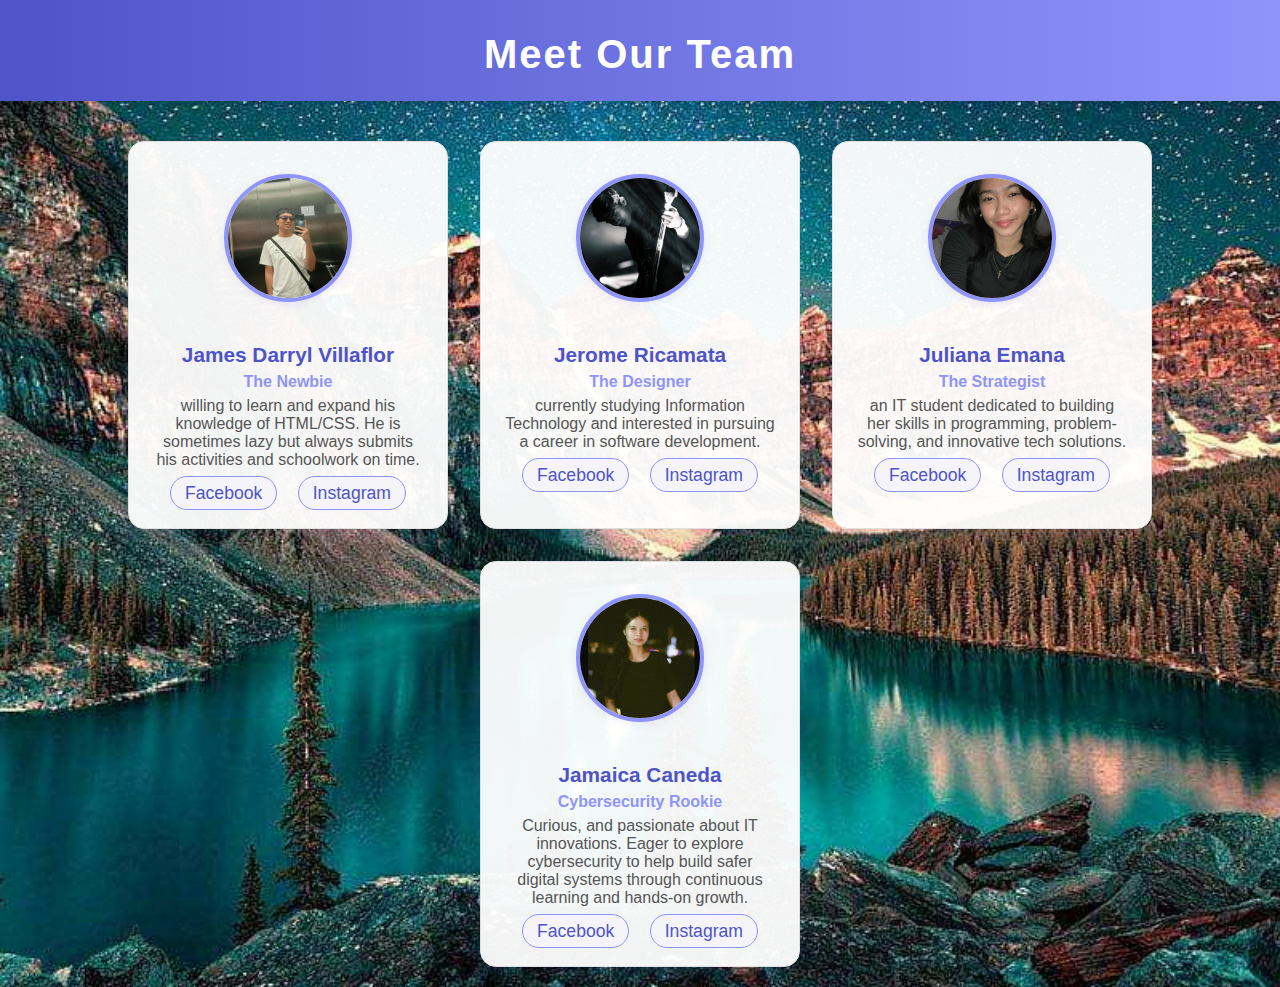
<file: Exercise/assets/index.html>
<!DOCTYPE html>  
<html lang="en">
<head>
    <meta charset="UTF-8" />
    <meta name="viewport" content="width=device-width, initial-scale=1.0" />
    <title>Our Team</title>
    <link rel="stylesheet" href="style.css">
</head>
<body>

<header>
    <h1>Meet Our Team</h1>
</header>

<section class="team-container">
    <!-- Team Member 1 -->
    <div class="team-member">
        <img src= "James.jpg" alt="James Darryl Villaflor" />
        <h3>James Darryl Villaflor</h3>
        <p>The Newbie</p>
        <p>willing to learn and expand his knowledge of HTML/CSS. He is sometimes lazy but always submits his activities and schoolwork on time.</p>
        <div class="social-icons">
            <a href="https://www.facebook.com/share/1CmVyPJK8G/" target="_blank" >Facebook</a>
            <a href="https://www.instagram.com/_dyeeems/" target="_blank" >Instagram</a>
        </div>
    </div>

    <!-- Team Member 2 -->
    <div class="team-member">
        <img src="Jerome.jpg" alt="Jerome Ricamata" />
        <h3>Jerome Ricamata</h3>
        <p>The Designer</p>
        <p>currently studying Information Technology and interested in pursuing a career in software development.</p>
        <div class="social-icons">
            <a href="https://www.facebook.com/jerome.ricamata.58" target="_blank" >Facebook</a>
            <a href="https://www.instagram.com/j_rummm/" target="_blank" >Instagram</a>
        </div>
    </div>

    <!-- Team Member 3 -->
    <div class="team-member">
        <img src="Yna.jpg" alt="Juliana Emana" />
        <h3>Juliana Emana</h3>
        <p>The Strategist</p>
        <p>an IT student dedicated to building her skills in programming, problem-solving, and innovative tech solutions.</p>
        <div class="social-icons">
            <a href="https://www.facebook.com/share/1FzAv48nzh/" target="_blank">Facebook</a>
            <a href="https://www.instagram.com/tsukiyna/" target="_blank" >Instagram</a>
        </div>
    </div>

    <!-- Team Member 4 -->
    <div class="team-member">
        <img src="Jamaica.jpg" alt="Jamaica Caneda"/>
        <h3>Jamaica Caneda</h3>
        <p>Cybersecurity Rookie</p>
        <p>Curious, and passionate about IT innovations. Eager to explore cybersecurity to help build safer digital systems through continuous learning and hands-on growth.</p>
    <div class= "social-icons">
            <a href="https://www.facebook.com/jamaica.caneda.50" target="_blank">Facebook</a>
            <a href="https://www.instagram.com/jajajaammm___/" target="_blank" >Instagram</a>
        </div>
    </div>
</section>

</body>
</html>
</file>
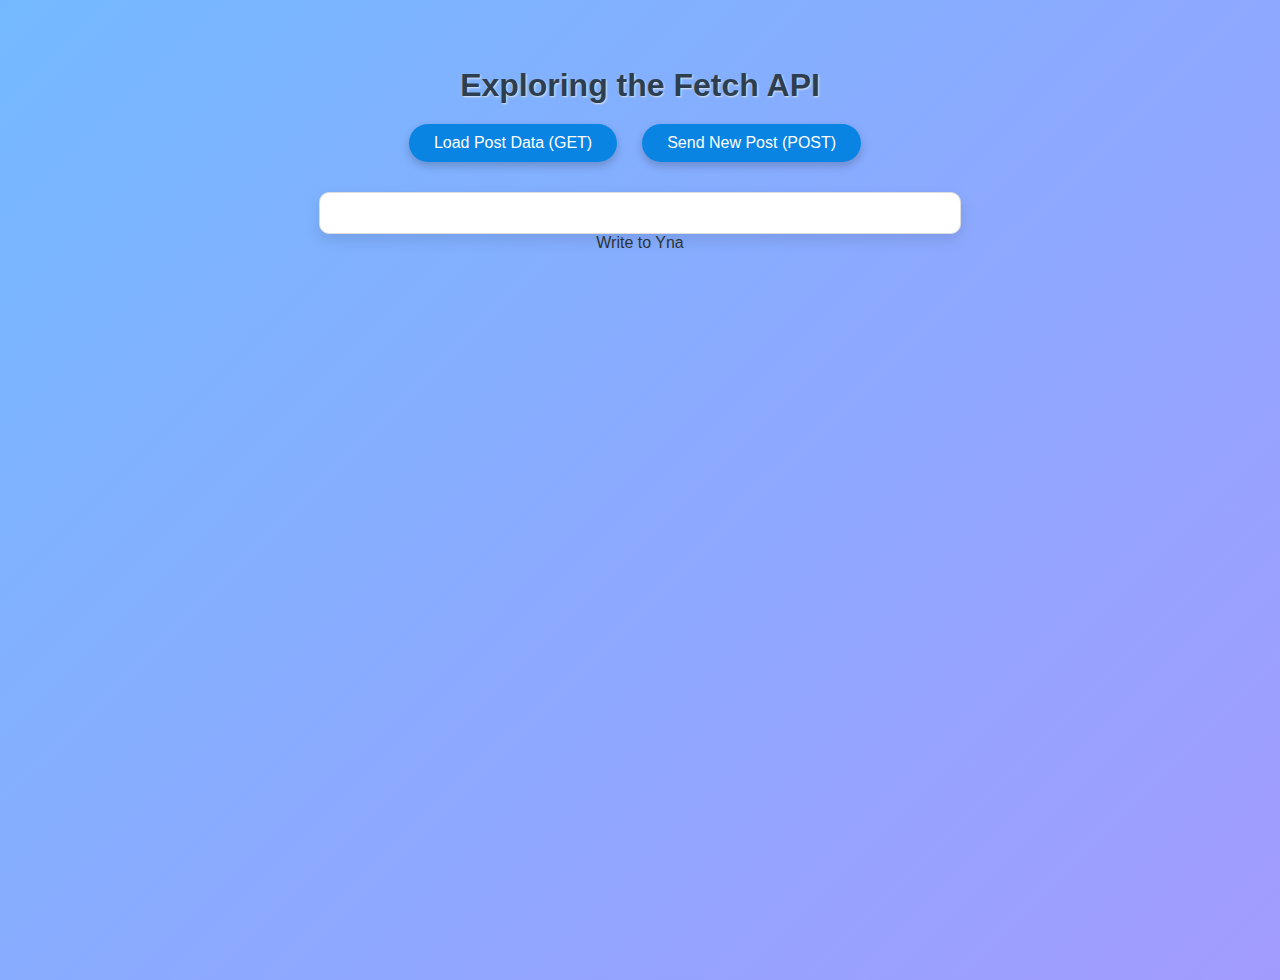
<file: Ricama_Jerome_Lab3_FetchAPI/fetch-demo.html>
<!DOCTYPE html>
<html lang="en">
<head>
    <meta charset="UTF-8">
    <meta name="viewport" content="width=device-width, initial-scale=1.0">
    <title>Fetch API Demo</title>

    <style>
        body {
            font-family: "Segoe UI", Arial, sans-serif;
            background: linear-gradient(135deg, #74b9ff, #a29bfe);
            color: #2d3436;
            display: flex;
            flex-direction: column;
            align-items: center;
            justify-content: flex-start;
            min-height: 100vh;
            margin: 0;
            padding: 40px 20px;
        }

        h2 {
            font-size: 2em;
            margin-bottom: 20px;
            color: #2c3e50;
            text-shadow: 1px 1px 2px #dfe6e9;
        }

        button {
            background-color: #0984e3;
            color: white;
            font-size: 1rem;
            padding: 10px 25px;
            border: none;
            border-radius: 25px;
            cursor: pointer;
            transition: background-color 0.3s, transform 0.2s;
            box-shadow: 0 4px 8px rgba(0, 0, 0, 0.2);
            margin-right: 10px;
        }

        button:hover {
            background-color: #74b9ff;
            transform: scale(1.05);
        }

        #output {
            margin-top: 30px;
            width: 90%;
            max-width: 600px;
            background: white;
            border-radius: 10px;
            border: 1px solid #dcdde1;
            padding: 20px;
            box-shadow: 0 6px 15px rgba(0, 0, 0, 0.1);
        }

        strong {
            color: #0984e3;
        }

        .error {
            color: #d63031;
            font-weight: bold;
        }

        .loading {
            color: #636e72;
            font-style: italic;
        }

        .button-container {
            display: flex;
            justify-content: center;
            gap: 15px;
            flex-wrap: wrap;
        }
    </style>
</head>
<body>

    <h2>Exploring the Fetch API</h2>

    <div class="button-container">
        <button id="loadData">Load Post Data (GET)</button>
        <button id="sendPost">Send New Post (POST)</button>
    </div>

    <div id="output"></div>

    <script>
        const output = document.getElementById("output");

        // ✅ GET REQUEST
        document.getElementById("loadData").addEventListener("click", function () {
            output.innerHTML = '<p class="loading">Loading post data...</p>';

            fetch("https://jsonplaceholder.typicode.com/posts/1")
                .then(response => {
                    if (!response.ok) {
                        throw new Error(HTTP error! Status: ${response.status});
                    }
                    return response.json();
                })
                .then(data => {
                    output.innerHTML = `
                        <h3>Post Details</h3>
                        <p><strong>Title:</strong> ${data.title}</p>
                        <p><strong>Content:</strong> ${data.body}</p>
                    `;
                })
                .catch(error => {
                    output.innerHTML = <p class="error">Error: ${error.message}</p>;
                });
        });

        // ✅ POST REQUEST
        document.getElementById("sendPost").addEventListener("click", function () {
            output.innerHTML = '<p class="loading">Sending new post...</p>';

            fetch("https://jsonplaceholder.typicode.com/posts", {
                method: "POST",
                headers: {
                    "Content-Type": "application/json"
                },
                body: JSON.stringify({
                    title: "My New Post",
                    body: "Learning Fetch API is fun!",
                    userId: 1
                })
            })
            .then(response => {
                if (!response.ok) {
                    throw new Error(POST error! Status: ${response.status});
                }
                return response.json();
            })
            .then(data => {
                output.innerHTML = `
                    <h3>Post Created Successfully!</h3>
                    <p><strong>New Post ID:</strong> ${data.id}</p>
                `;
            })
            .catch(error => {
                output.innerHTML = <p class="error">Error: ${error.message}</p>;
            });
        });
    </script>

</body>
</html>
Write to Yna
</file>
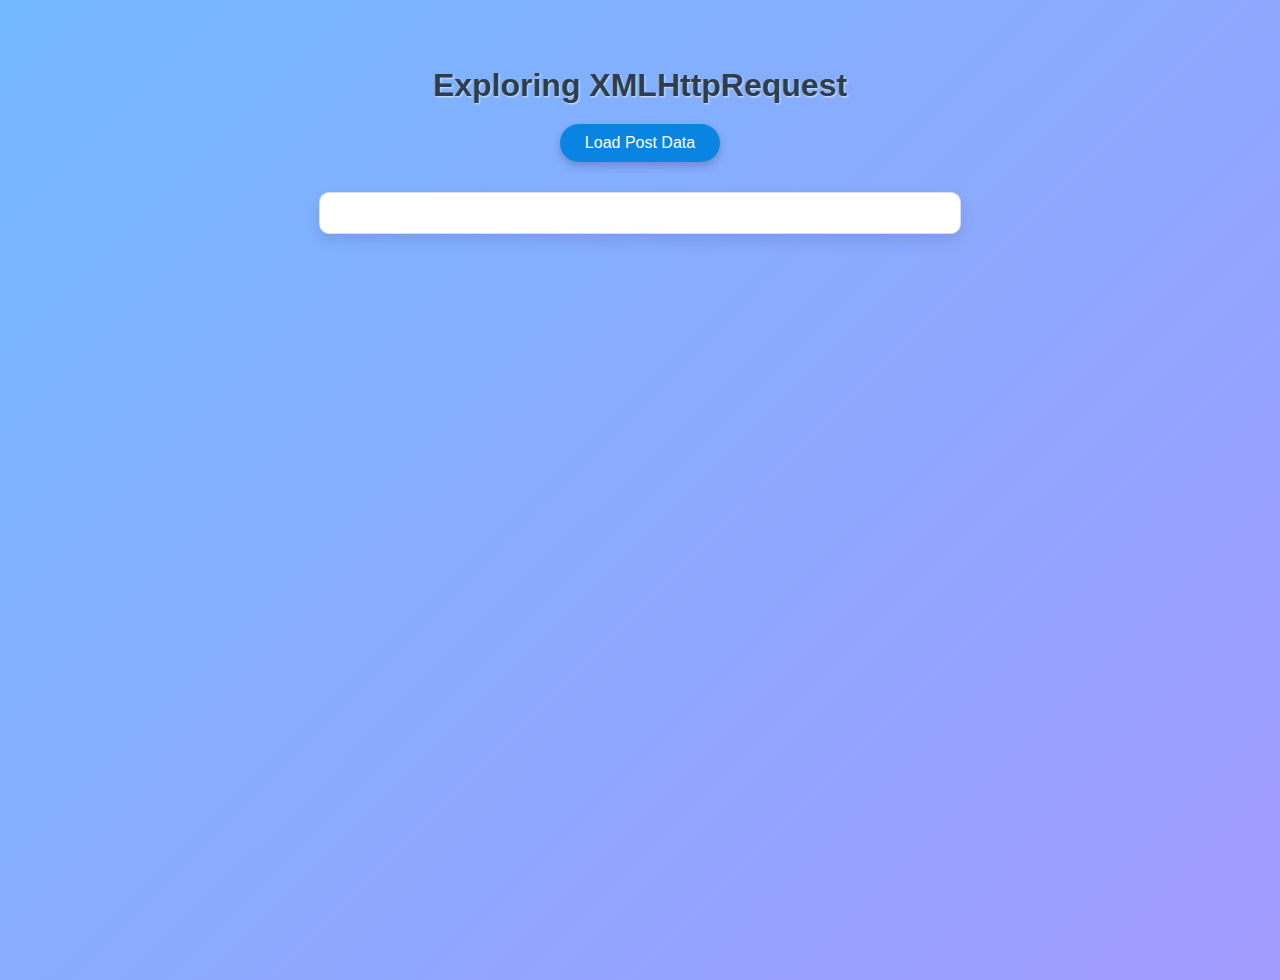
<file: Ricamata_Jerome_Lab2_XMLHttpRequest/Xhr-demo.html>
<!DOCTYPE html>
<html lang="en">
<head>
    <meta charset="UTF-8">
    <meta name="viewport" content="width=device-width, initial-scale=1.0">
    <title>XMLHttpRequest Lab</title>
    <style>
        body {
            font-family: "Segoe UI", Arial, sans-serif;
            background: linear-gradient(135deg, #74b9ff, #a29bfe);
            color: #2d3436;
            display: flex;
            flex-direction: column;
            align-items: center;
            justify-content: flex-start;
            min-height: 100vh;
            margin: 0;
            padding: 40px 20px;
        }

        h2 {
            font-size: 2em;
            margin-bottom: 20px;
            color: #2c3e50;
            text-shadow: 1px 1px 2px #dfe6e9;
        }

        button {
            background-color: #0984e3;
            color: white;
            font-size: 1rem;
            padding: 10px 25px;
            border: none;
            border-radius: 25px;
            cursor: pointer;
            transition: background-color 0.3s, transform 0.2s;
            box-shadow: 0 4px 8px rgba(0, 0, 0, 0.2);
        }

        button:hover {
            background-color: #74b9ff;
            transform: scale(1.05);
        }

        #output {
            margin-top: 30px;
            width: 90%;
            max-width: 600px;
            background: white;
            border-radius: 10px;
            border: 1px solid #dcdde1;
            padding: 20px;
            box-shadow: 0 6px 15px rgba(0, 0, 0, 0.1);
        }

        strong {
            color: #0984e3;
        }

        .error {
            color: #d63031;
            font-weight: bold;
        }

        .loading {
            color: #636e72;
            font-style: italic;
        }
    </style>
</head>
<body>
    <h2>Exploring XMLHttpRequest</h2>
    <button id="loadData">Load Post Data</button>
    <div id="output"></div>

    <script>
        document.getElementById("loadData").addEventListener("click", function() {
            const xhr = new XMLHttpRequest();
            const output = document.getElementById("output");

            output.innerHTML = '<p class="loading">Loading post data...</p>';

            xhr.onreadystatechange = function() {
                if (xhr.readyState === 4) {
                    if (xhr.status === 200) {
                        const data = JSON.parse(xhr.responseText);
                        output.innerHTML = `
                            <h3>Post Details</h3>
                            <p><strong>Title:</strong> ${data.title}</p>
                            <p><strong>Content:</strong> ${data.body}</p>
                        `;
                    } else {
                        output.innerHTML = <p class="error">Error: ${xhr.status} - ${xhr.statusText}</p>;
                    }
                }
            };

            xhr.open("GET", "https://jsonplaceholder.typicode.com/posts/1", true);
            xhr.send();
        });
    </script>
</body>
</html>
</file>
<file: Exercise/assets/style.css>
body {
    font-family: 'Segoe UI', Arial, sans-serif;
    background-image:url(../image/Background.jpg);
    background-size: cover;
    background-position: center;
    background-repeat: no-repeat;
    margin: 0;
    padding: 0;
}

header {
    background: linear-gradient(90deg, #4e54c8 0%, #8f94fb 100%);
    color: #fff;
    padding: 32px 0 24px 0;
    text-align: center;
    box-shadow: 0 2px 8px rgba(0,0,0,0.08);
}

header h1 {
    margin: 0;
    font-size: 2.5rem;
    letter-spacing: 2px;
    font-weight: 700;
}

.team-container {
    display: flex;
    justify-content: center;
    flex-wrap: wrap;
    gap: 32px;
    padding: 40px 20px 20px 20px;
    max-width: 1200px;
    margin: 0 auto;
}

.team-member {
    background: rgba(255,255,255,0.95);
    border-radius: 16px;
    box-shadow: 0 6px 24px rgba(78,84,200,0.10);
    margin: 0;
    padding: 32px 24px 24px 24px;
    text-align: center;
    width: 270px;
    transition: transform 0.2s, box-shadow 0.2s;
    border: 1px solid #e0e0e0;
    position: relative;
}

.team-member:hover {
    transform: translateY(-8px) scale(1.03);
    box-shadow: 0 12px 32px rgba(78,84,200,0.18);
}

.team-member img {
    border-radius: 50%;
    width: 120px;
    height: 120px;
    object-fit: cover;
    margin-bottom: 16px;
    border: 4px solid #8f94fb;
    box-shadow: 0 2px 8px rgba(78,84,200,0.10);
}

.team-member h3 {
    color: #4e54c8;
    margin-bottom: 6px;
    font-size: 1.3rem;
    font-weight: 600;
}

.team-member p {
    color: #555;
    font-size: 1rem;
    margin: 6px 0 0 0;
}

.team-member p:first-of-type {
    font-weight: bold;
    color: #8f94fb;
    margin-bottom: 2px;
}

.social-icons {
    margin-top: 14px;
}

.social-icons a {
    margin: 0 8px;
    text-decoration: none;
    color: #4e54c8;
    font-size: 1.1rem;
    padding: 6px 14px;
    border-radius: 20px;
    background: #f4f4f9;
    border: 1px solid #8f94fb;
    transition: background 0.2s, color 0.2s;
    font-weight: 500;
}

.social-icons a:hover {
    background: #8f94fb;
    color: #fff;
    border-color: #4e54c8;
}

@media (max-width: 900px) {
    .team-container {
        flex-direction: column;
        align-items: center;
        gap: 24px;
    }
    .team-member {
        width: 90%;
        max-width: 350px;
    }
}
</file>
